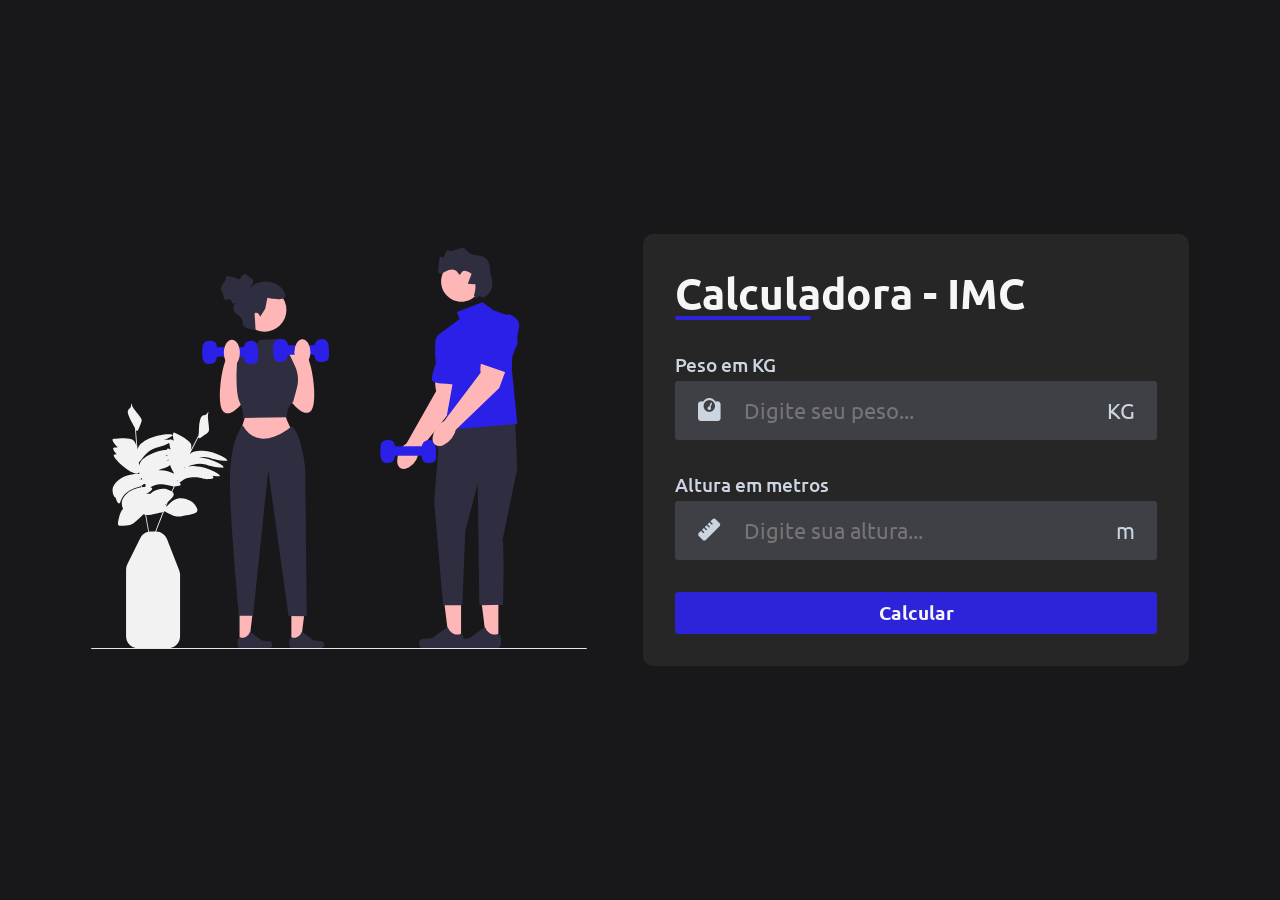
<file: index.html>
<!DOCTYPE html>
<html lang="pt-br">
<head>
    <meta charset="UTF-8">
    <meta name="viewport" content="width=device-width, initial-scale=1.0">

    <link rel="stylesheet" href="./assets/css/style.css">
    <link rel="stylesheet" href="https://cdnjs.cloudflare.com/ajax/libs/font-awesome/6.5.2/css/all.min.css" integrity="sha512-SnH5WK+bZxgPHs44uWIX+LLJAJ9/2PkPKZ5QiAj6Ta86w+fsb2TkcmfRyVX3pBnMFcV7oQPJkl9QevSCWr3W6A==" crossorigin="anonymous" referrerpolicy="no-referrer" />
    <title>Calculadora de IMC</title>
</head>
<body>
    
    <main id="container">
       
        <section id="img">
            <img src="./assets/images/ilustration.svg" alt="Personal trainer"/>
        </section>

        <section id="calculator">
            
            <form id="form">
                <h1 id="title">Calculadora - IMC</h1>

                <div class="input-box">
                    <label for="weight">
                        Peso em KG
                    </label>

                    <div class="input-field">
                        <i class="fa-solid fa-weight-scale"></i>
                        <input type="number" id="weight" required placeholder="Digite seu peso...">
                        <span>KG</span>
                    </div>

                </div>

                <div class="input-box">
                    <label for="height">
                        Altura em metros
                    </label>

                    <div class="input-field">
                        <i class="fa-solid fa-ruler"></i>
                        <input type="number" step="0.01" id="height" required placeholder="Digite sua altura...">
                        <span>m</span>
                    </div>

                </div>

                <button id="calc-btn">Calcular</button>

            </form>

            <div id="infos" class="hidden">
                <div id="result">
                    <div id="bmi">
                        <span id="value"></span>
                        <span>Seu IMC</span>
                    </div>
                    <div id="description">
                        <span></span>
                    </div>
                </div>

                <div id="more-info">
                    <a href="https://mundoeducacao.uol.com.br/saude-bem-estar/imc.htm" target="_blank">
                        Mais informações sobre o IMC
                        <i class="fa-solid fa-arrow-up-right-from-square"></i>
                    </a>
                </div>
            </div>

        </section>

    </main>

    <script src="script.js"></script>
</body>
</html>
</file>
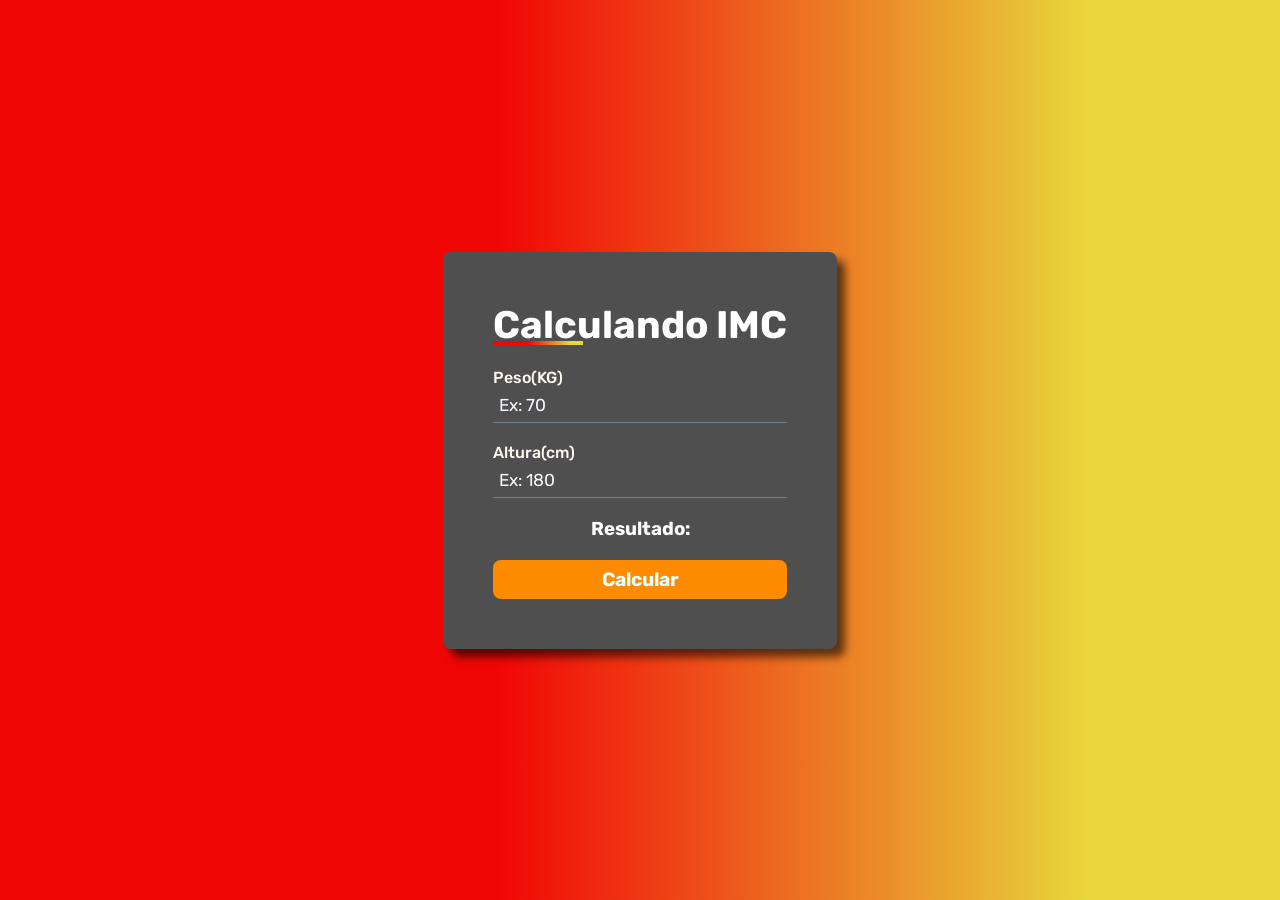
<file: imc/index.html>
<!DOCTYPE html>
<html lang="pt-br">
<head>
    <meta charset="UTF-8">
    <meta http-equiv="X-UA-Compatible" content="IE=edge">
    <meta name="viewport" content="width=device-width, initial-scale=1.0">
    <link rel="stylesheet" href="style.css">
    <link rel="shortcut icon" href="messi.ico" type="image/x-icon">
    <title>Calculadora de IMC</title>
</head>
<body>
    <main class="container">
      <div class="calculator-imc">
        <div class="title">
          <h1>Calculando IMC</h1>
        </div>
        
        <div class="input-box">
            <div class="input-field">
              <label for="weight">Peso(KG)</label>
             <input type="number" id="weight" placeholder="Ex: 70"> 
            </div>
    
          <div class="input-field">
            <label for="height">Altura(cm)</label>
            <input type="number" id="height" placeholder="Ex: 180">
          </div>
       </div>
     
        
          <div class="content-result">
            <h3>Resultado: </h3>
            <div id="response">
              
            </div>
          </div>

        <button class="btn" onclick="calculate()">Calcular</button>

    </div>
  </main>
    <script src="script.js"></script>
</body>
</html>
</file>
<file: assets/css/style.css>
@import url('https://fonts.googleapis.com/css2?family=Ubuntu:wght@300;400;500;700&display=swap');

*{
    font-family: 'Ubuntu', sans-serif;
    padding: 0;
    margin: 0;
    box-sizing: border-box;
}

body{
    display: flex;
    align-items: center;
    justify-content: center;
    width: 100%;
    height: 100vh;
    background: #18181b
}

#container{
    display: flex;
    align-items: center;
    gap: 3.5rem;
}

#img img{
    width: 31rem;
}

#calculator{
    display: flex;
    flex-direction: column;
    background-color: #262626;
    gap: 2rem;
    padding: 2rem;
    color: #f6f6f6;
    border-radius: 10px;
}

#form {
    display: flex;
    flex-direction: column;
    gap: 2rem;
}

#title{
    font-size: 2.6rem;
    position: relative;
}

#title::before{
    position: absolute;
    content: '';
    height: 4px;
    width: 8.5rem;
    bottom: 0;
    background-color: #2D23DA;
    border-radius: 4px;
}

.input-box label{
    font-size: 1.2rem;
    color: #cbd5e1;
    font-weight: 500;
}

.input-field {
    display: flex;
    align-items: center;
    justify-content: space-between;
    background-color: #3f3f46;
    padding: 0.4rem;
    border-radius: 3px;
    margin-top: 3px;
}

.input-field span, .input-field i{
    color: #cbd5e1;
    font-size: 1.4rem;
    padding:0.6rem 1rem;
}

.input-field input{
    background: transparent;
    border: none;
    width: 100%;
    font-size: 1.4rem;
    color: #f6f6f6;
    padding: 0 0.5rem; 
}

.input-field input:focus{
    outline: none;
}

.input-field input::-webkit-outer-spin-button, .input-field input::-webkit-inner-spin-button{
    appearance: none;
}

#calc-btn{
    border: none;
    background-color: #2D23DA;
    font-size: 1.2rem;
    font-weight: bold;
    color: #f6f6f6;
    padding: 0.5rem 0;
    border-radius: 4px;
    cursor: pointer;
    transition: 300ms linear;
}

#calc-btn:hover{
    opacity: 0.7;
}

.expand{
    animation: show 1s forwards;
}

@keyframes show {
    0% {
        height: 0;
    }
    100% {
        height: 108px;
    }
}

@keyframes fade-in{
    0%{
        opacity: 0;
    }
    100% {
        opacity: 1;
    }
}

#result{
    display: flex;
    align-items: center;
    gap: 2rem;
    border-top: 1px solid #ffffff34;
    padding: 0.25rem 0;
    animation: fade-in 2s linear;
}

#bmi{
    display: flex;
    align-items: center;
    flex-direction: column;
    font-size: 2.25rem;
}

#bmi span:last-child{
    font-size: 0.875rem;
    color: #cbd5e1;
}

#description{
    width: 15.5rem;
}

#more-info{
    border-top: 1px solid #ffffff34;
    padding-top: 1.5rem;
    animation: fade-in 2s linear;
}

#more-info a{
    color: #2D23DA;
    display: flex;
    align-items: center;
    justify-content: center;
    gap: 0.6rem;
    font-size: 0.875rem;
    text-decoration: none;
    transition: color 400ms linear;
}

#more-info a:hover{
    color: #cbd5e1;
    
}

.hidden{
    display: none;
}

.normal{
    color: #16a34a;
}

.attention{
    color: #dc2626;
}

@media screen and (max-width: 1024px) {
    #img{
        display: none;
    }
}

@media screen and (max-width: 500px) {
    #container{
        width: 100%;
        height: 100%;
    }

    #calculator{
        width: 100%;
        height: 100%;
        border-radius: 0;
        justify-content: center;
    }
}
</file>
<file: imc/style.css>
@import url('https://fonts.googleapis.com/css2?family=Rubik:wght@300;400;500&display=swap');

*{
  padding: 0;
  margin: 0;
  box-sizing: border-box;
  font-family: "Rubik" ,sans-serif;
}

:root{
  --gradient: linear-gradient(90deg, rgba(241,6,6,1) 39%, rgba(232,214,59,1) 85%);
}

.container{
  width: 100%;
  height: 100vh;
  display: flex;
  align-items: center;
  justify-content: center;
  background: var(--gradient);
  color: #fff;
}

.calculator-imc{
  background: #4F4F4F;
  padding: 50px;
  border-radius: 8px;
  box-shadow: 8px 8px 8px rgba(0, 0, 0, 0.6);
  display: flex;
  flex-direction: column;
  gap: 20px;
}

.title h1{
  font-size: 2.4em;
  position: relative;
}

.title h1::before{
  position: absolute;
  content: '';
  background: var(--gradient);
  height: 4px;
  width: 90px;
  bottom: 3px;
}

.input-box{
  display: flex;
  flex-direction: column;
  gap: 20px;
}

.input-field{
  display: flex;
  flex-direction: column;
  width: 100%;
}

.input-field label{
  font-size: 1em;
  color: #FFFAF0;
  font-weight: 500;
}

.input-field input{
  background: transparent;
  border: none;
  border-bottom: 1px solid #708090;
  color: #fff;
  font-size: 1.2em;
  padding: 6px;
}

.input-field input::placeholder{
  color: #F8F8FF;
  font-size: 0.9em;
}

.input-field input:focus{
  outline: none;
}

.content-result{
  text-align: center;
}

#response{
  font-size: 18px;
}

.btn{
  background: #FF8C00;
  padding: 8px;
  border: none;
  color: #E0FFFF;
  border-radius: 8px;
  font-size: 1.2em;
  font-weight: bold;
  cursor: pointer;
}

.btn:hover{
  opacity: 0.8;
}
</file>
